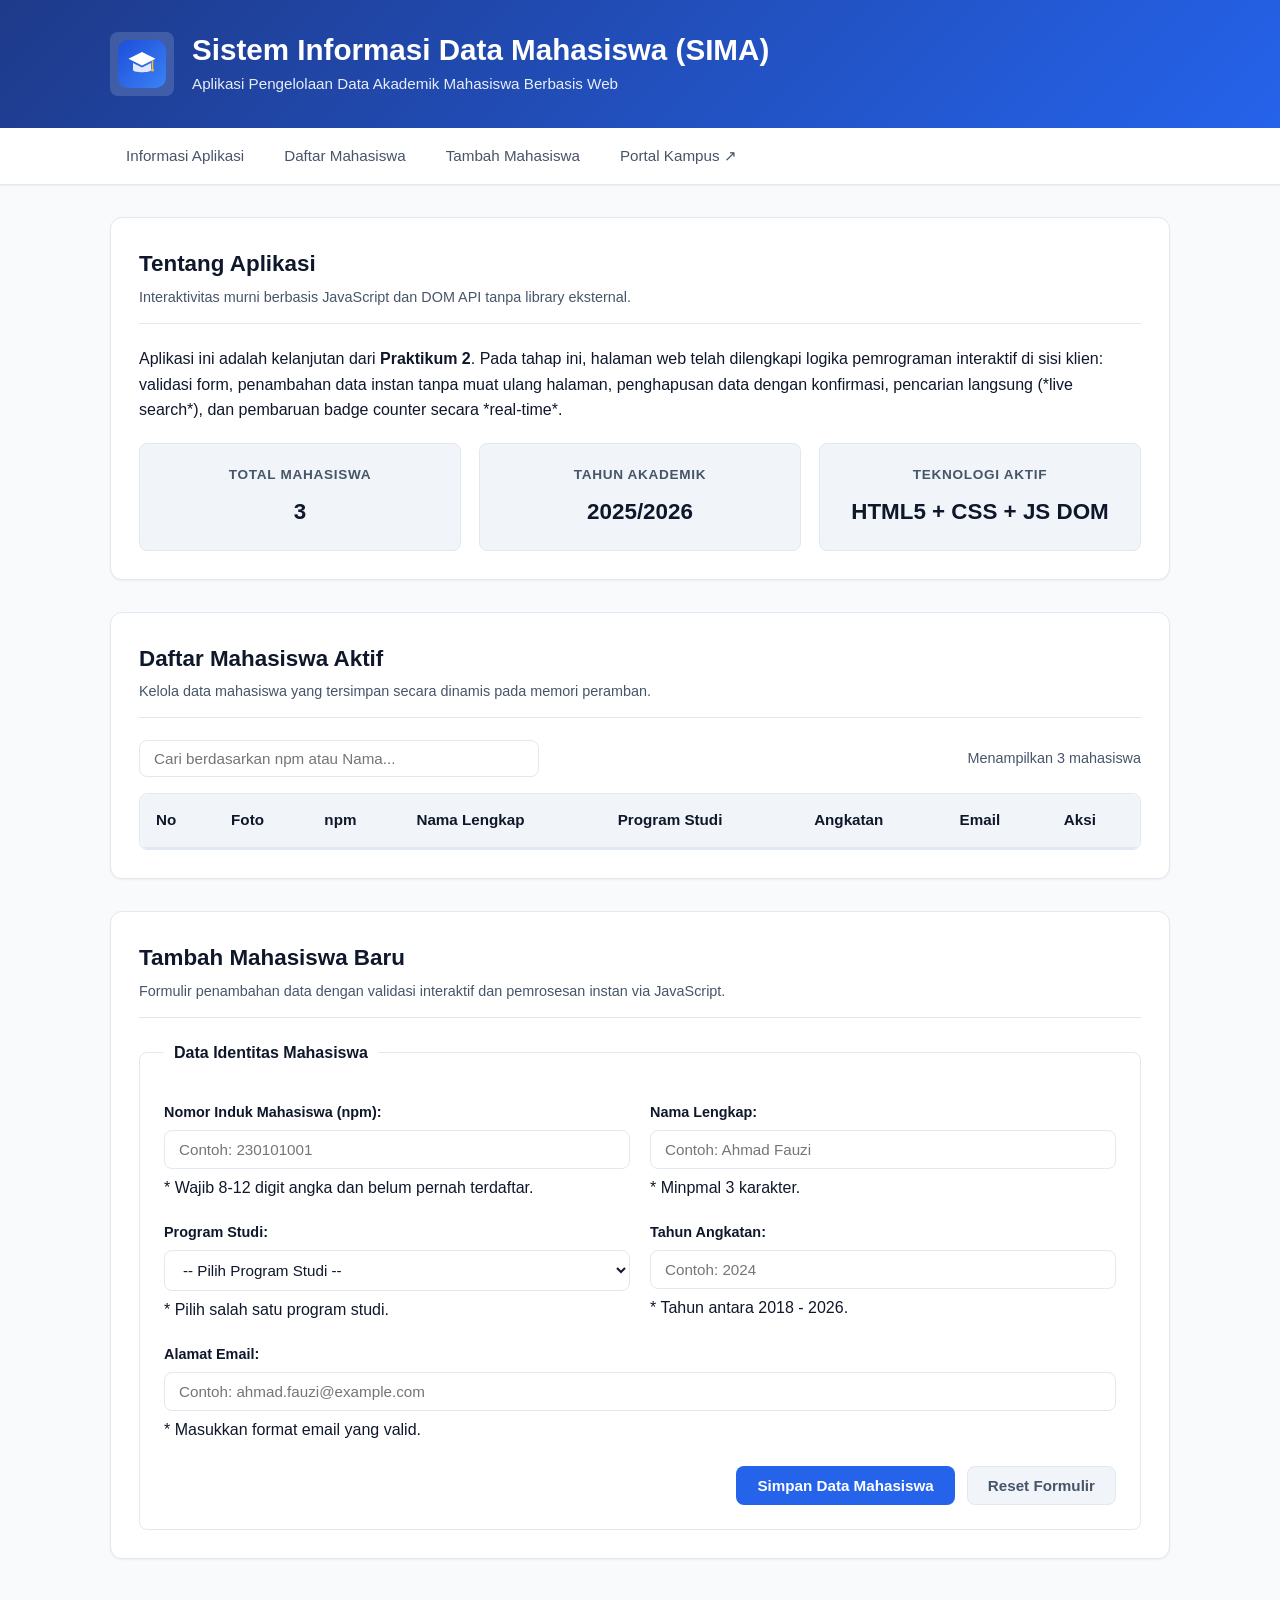
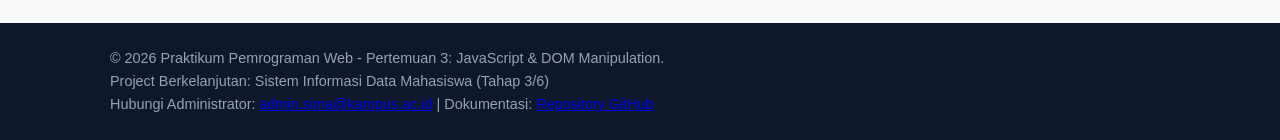
<file: 03/index.html>
<!DOCTYPE html>
<html lang="id">
<head>
    <meta charset="UTF-8">
    <meta name="viewport" content="width=device-width, initial-scale=1.0">
    <title>Sistem Informasi Data Mahasiswa - Praktikum 3</title>
    <link rel="stylesheet" href="style.css">
</head>
<body>

    <!-- 1. Header Aplikasi -->
    <header class="site-header">
        <div class="container header-brand">
            <a href="index.html" class="brand-logo" title="Beranda SIMA">
                <img src="img/logo-sima.svg" alt="Logo Resmi SIMA Kampus" width="48" height="48">
            </a>
            <div>
                <h1>Sistem Informasi Data Mahasiswa (SIMA)</h1>
                <p>Aplikasi Pengelolaan Data Akademik Mahasiswa Berbasis Web</p>
            </div>
        </div>
    </header>

    <!-- 2. Navigation Bar Sticky -->
    <nav class="site-nav">
        <div class="container">
            <ul>
                <li><a href="#informasi">Informasi Aplikasi</a></li>
                <li><a href="#daftar-mahasiswa">Daftar Mahasiswa</a></li>
                <li><a href="#form-tambah">Tambah Mahasiswa</a></li>
                <li><a href="https://kampus.ac.id" target="_blank" rel="noopener noreferrer">Portal Kampus &UpperRightArrow;</a></li>
            </ul>
        </div>
    </nav>

    <!-- Konten Utama Halaman -->
    <main>
        <div class="container">

            <!-- Kotak Notifikasi Alert Dinamis (dikontrol oleh JS) -->
            <div id="alert-box" class="alert-box" role="alert"></div>

            <!-- 3. Section Informasi Aplikasi -->
            <section id="informasi" class="content-section">
                <div class="section-header">
                    <h2>Tentang Aplikasi</h2>
                    <p>Interaktivitas murni berbasis JavaScript dan DOM API tanpa library eksternal.</p>
                </div>
                <p>
                    Aplikasi ini adalah kelanjutan dari <strong>Praktikum 2</strong>. Pada tahap ini, 
                    halaman web telah dilengkapi logika pemrograman interaktif di sisi klien: validasi form, 
                    penambahan data instan tanpa muat ulang halaman, penghapusan data dengan konfirmasi, 
                    pencarian langsung (*live search*), dan pembaruan badge counter secara *real-time*.
                </p>

                <div class="info-grid">
                    <article class="info-card">
                        <h3>Total Mahasiswa</h3>
                        <p id="total-mahasiswa-badge" class="counter-highlight">3</p>
                    </article>
                    <article class="info-card">
                        <h3>Tahun Akademik</h3>
                        <p>2025/2026</p>
                    </article>
                    <article class="info-card">
                        <h3>Teknologi Aktif</h3>
                        <p>HTML5 + CSS + JS DOM</p>
                    </article>
                </div>
            </section>

            <!-- 4. Section Daftar Mahasiswa, Toolbar Pencarian & 5. Tabel Data -->
            <section id="daftar-mahasiswa" class="content-section">
                <div class="section-header">
                    <h2>Daftar Mahasiswa Aktif</h2>
                    <p>Kelola data mahasiswa yang tersimpan secara dinamis pada memori peramban.</p>
                </div>

                <!-- Toolbar Pencarian dan Ringkasan Jumlah -->
                <div class="table-toolbar">
                    <div class="search-box">
                        <input 
                            type="search" 
                            id="input-search" 
                            class="search-input" 
                            placeholder="Cari berdasarkan npm atau Nama...">
                    </div>
                    <div id="total-mahasiswa-info" class="status-summary">
                        Menampilkan 3 mahasiswa
                    </div>
                </div>

                <!-- Tabel Data Responsif -->
                <div class="table-responsive">
                    <table class="data-table">
                        <thead>
                            <tr>
                                <th>No</th>
                                <th>Foto</th>
                                <th>npm</th>
                                <th>Nama Lengkap</th>
                                <th>Program Studi</th>
                                <th>Angkatan</th>
                                <th>Email</th>
                                <th>Aksi</th>
                            </tr>
                        </thead>
                        <tbody id="tabel-body-mahasiswa">
                            <!-- Baris tabel akan di-generate secara dinamis oleh app.js -->
                        </tbody>
                    </table>
                </div>
            </section>

            <!-- 6. Section Form Tambah Mahasiswa dengan Validasi JS -->
            <section id="form-tambah" class="content-section">
                <div class="section-header">
                    <h2>Tambah Mahasiswa Baru</h2>
                    <p>Formulir penambahan data dengan validasi interaktif dan pemrosesan instan via JavaScript.</p>
                </div>

                <form id="form-tambah-mahasiswa" class="app-form" novalidate>
                    <fieldset>
                        <legend>Data Identitas Mahasiswa</legend>

                        <div class="form-grid">
                            <div class="form-group">
                                <label for="npm" class="form-label">Nomor Induk Mahasiswa (npm):</label>
                                <input 
                                    type="text" 
                                    id="npm" 
                                    name="npm" 
                                    class="form-input" 
                                    placeholder="Contoh: 230101001">
                                <span class="form-help">* Wajib 8-12 digit angka dan belum pernah terdaftar.</span>
                            </div>

                            <div class="form-group">
                                <label for="nama" class="form-label">Nama Lengkap:</label>
                                <input 
                                    type="text" 
                                    id="nama" 
                                    name="nama" 
                                    class="form-input" 
                                    placeholder="Contoh: Ahmad Fauzi">
                                <span class="form-help">* Minpmal 3 karakter.</span>
                            </div>

                            <div class="form-group">
                                <label for="program_studi" class="form-label">Program Studi:</label>
                                <select id="program_studi" name="program_studi" class="form-select">
                                    <option value="">-- Pilih Program Studi --</option>
                                    <option value="Teknik Informatika">Teknik Informatika</option>
                                    <option value="Sistem Informasi">Sistem Informasi</option>
                                    <option value="Teknologi Informasi">Teknologi Informasi</option>
                                    <option value="Rekayasa Perangkat Lunak">Rekayasa Perangkat Lunak</option>
                                </select>
                                <span class="form-help">* Pilih salah satu program studi.</span>
                            </div>

                            <div class="form-group">
                                <label for="angkatan" class="form-label">Tahun Angkatan:</label>
                                <input 
                                    type="number" 
                                    id="angkatan" 
                                    name="angkatan" 
                                    class="form-input" 
                                    placeholder="Contoh: 2024">
                                <span class="form-help">* Tahun antara 2018 - 2026.</span>
                            </div>

                            <div class="form-group full-width">
                                <label for="email" class="form-label">Alamat Email:</label>
                                <input 
                                    type="email" 
                                    id="email" 
                                    name="email" 
                                    class="form-input" 
                                    placeholder="Contoh: ahmad.fauzi@example.com">
                                <span class="form-help">* Masukkan format email yang valid.</span>
                            </div>
                        </div>

                        <div class="form-actions">
                            <button type="submit" class="btn btn-primary">Simpan Data Mahasiswa</button>
                            <button type="reset" class="btn btn-secondary">Reset Formulir</button>
                        </div>
                    </fieldset>
                </form>
            </section>

        </div>
    </main>

    <!-- 7. Footer -->
    <footer class="site-footer">
        <div class="container">
            <p>&copy; 2026 Praktikum Pemrograman Web - Pertemuan 3: JavaScript & DOM Manipulation.</p>
            <p>Project Berkelanjutan: Sistem Informasi Data Mahasiswa (Tahap 3/6)</p>
            <p>
                Hubungi Administrator: <a href="mailto:admin.sima@kampus.ac.id">admin.sima@kampus.ac.id</a> | 
                Dokumentasi: <a href="https://github.com" target="_blank" rel="noopener noreferrer">Repository GitHub</a>
            </p>
        </div>
    </footer>

    <!-- Tambahkan Script JavaScript Eksternal -->
    <script src="app.js"></script>
</body>
</html>
</file>
<file: 03/style.css>
/* ==========================================================================
   Praktikum 3: Implementasi Interaktivitas Web Menggunakan JavaScript dan DOM
   Project: Sistem Informasi Data Mahasiswa (SIMA)
   Mewarisi & Memperluas Praktikum 2 (Native CSS)
   ========================================================================== */

/* 1. CSS Variables */
:root {
    --primary-color: #2563eb;
    --primary-hover: #1d4ed8;
    --primary-light: #eff6ff;
    --secondary-color: #64748b;
    --secondary-hover: #475569;
    --success-color: #10b981;
    --success-light: #ecfdf5;
    --danger-color: #ef4444;
    --danger-hover: #dc2626;
    --danger-light: #fef2f2;
    --warning-color: #f59e0b;
    
    --bg-page: #f8fafc;
    --bg-surface: #ffffff;
    --bg-surface-alt: #f1f5f9;
    
    --text-primary: #0f172a;
    --text-secondary: #475569;
    --text-muted: #94a3b8;
    --text-inverse: #ffffff;
    
    --border-color: #e2e8f0;
    --border-radius-sm: 4px;
    --border-radius-md: 8px;
    --border-radius-lg: 12px;
    
    --shadow-sm: 0 1px 2px 0 rgba(0, 0, 0, 0.05);
    --shadow-md: 0 4px 6px -1px rgba(0, 0, 0, 0.1), 0 2px 4px -2px rgba(0, 0, 0, 0.1);
    
    --font-main: -apple-system, BlinkMacSystemFont, "Segoe UI", Roboto, Oxygen, Ubuntu, Cantarell, "Helvetica Neue", sans-serif;
    --line-height-normal: 1.6;
}

/* 2. Reset & Base Styles */
*, *::before, *::after {
    box-sizing: border-box;
    margin: 0;
    padding: 0;
}

html {
    scroll-behavior: smooth;
}

body {
    font-family: var(--font-main);
    line-height: var(--line-height-normal);
    color: var(--text-primary);
    background-color: var(--bg-page);
    min-height: 100vh;
    display: flex;
    flex-direction: column;
}

.container {
    width: 100%;
    max-width: 1100px;
    margin-left: auto;
    margin-right: auto;
    padding-left: 20px;
    padding-right: 20px;
}

/* 3. Header */
.site-header {
    background: linear-gradient(135deg, #1e3a8a 0%, #2563eb 100%);
    color: var(--text-inverse);
    padding: 32px 0;
    box-shadow: var(--shadow-md);
}

.header-brand {
    display: flex;
    align-items: center;
    gap: 18px;
}

.brand-logo {
    display: flex;
    align-items: center;
    justify-content: center;
    background-color: rgba(255, 255, 255, 0.15);
    padding: 8px;
    border-radius: var(--border-radius-md);
    transition: transform 0.2s ease, background-color 0.2s ease;
}

.brand-logo:hover {
    transform: scale(1.05);
    background-color: rgba(255, 255, 255, 0.25);
}

.header-brand h1 {
    font-size: 1.85rem;
    font-weight: 700;
    line-height: 1.2;
    margin-bottom: 4px;
}

.header-brand p {
    font-size: 0.95rem;
    opacity: 0.9;
}

/* 4. Navigation Bar */
.site-nav {
    background-color: var(--bg-surface);
    border-bottom: 1px solid var(--border-color);
    position: sticky;
    top: 0;
    z-index: 100;
    box-shadow: var(--shadow-sm);
}

.site-nav ul {
    list-style: none;
    display: flex;
    gap: 8px;
    overflow-x: auto;
    padding: 6px 0;
}

.site-nav a {
    display: block;
    padding: 10px 16px;
    color: var(--text-secondary);
    text-decoration: none;
    font-weight: 500;
    font-size: 0.95rem;
    border-radius: var(--border-radius-sm);
    transition: all 0.2s ease;
    white-space: nowrap;
}

.site-nav a:hover {
    color: var(--primary-color);
    background-color: var(--primary-light);
}

/* 5. Main Content & Sections */
main {
    flex: 1;
    padding: 32px 0;
}

.content-section {
    background-color: var(--bg-surface);
    border: 1px solid var(--border-color);
    border-radius: var(--border-radius-lg);
    padding: 28px;
    margin-bottom: 32px;
    box-shadow: var(--shadow-sm);
}

.section-header {
    border-bottom: 1px solid var(--border-color);
    padding-bottom: 14px;
    margin-bottom: 22px;
}

.section-header h2 {
    font-size: 1.4rem;
    color: var(--text-primary);
    font-weight: 700;
}

.section-header p {
    font-size: 0.9rem;
    color: var(--text-secondary);
    margin-top: 4px;
}

/* Info Grid */
.info-grid {
    display: grid;
    grid-template-columns: repeat(auto-fit, minmax(220px, 1fr));
    gap: 18px;
    margin-top: 20px;
}

.info-card {
    background-color: var(--bg-surface-alt);
    border: 1px solid var(--border-color);
    border-radius: var(--border-radius-md);
    padding: 20px;
    text-align: center;
}

.info-card h3 {
    font-size: 0.85rem;
    text-transform: uppercase;
    letter-spacing: 0.05em;
    color: var(--text-secondary);
    margin-bottom: 8px;
}

.info-card p {
    font-size: 1.4rem;
    font-weight: 700;
    color: var(--text-primary);
}

.counter-highlight {
    color: var(--primary-color);
}

/* 6. Alert Notification Box (Dinamis dari JS) */
.alert-box {
    padding: 14px 18px;
    border-radius: var(--border-radius-md);
    margin-bottom: 20px;
    font-size: 0.95rem;
    font-weight: 500;
    display: none;
    animation: fadeIn 0.3s ease;
}

.alert-box.show {
    display: block;
}

.alert-success {
    background-color: var(--success-light);
    color: #065f46;
    border: 1px solid #a7f3d0;
}

.alert-danger {
    background-color: var(--danger-light);
    color: #991b1b;
    border: 1px solid #fecaca;
}

.alert-info {
    background-color: var(--primary-light);
    color: #1e40af;
    border: 1px solid #bfdbfe;
}

@keyframes fadeIn {
    from { opacity: 0; transform: translateY(-6px); }
    to { opacity: 1; transform: translateY(0); }
}

/* 7. Search Bar Container */
.table-toolbar {
    display: flex;
    justify-content: space-between;
    align-items: center;
    flex-wrap: wrap;
    gap: 12px;
    margin-bottom: 16px;
}

.search-box {
    position: relative;
    flex: 1;
    max-width: 400px;
}

.search-input {
    width: 100%;
    padding: 9px 14px;
    font-size: 0.95rem;
    border: 1.5px solid var(--border-color);
    border-radius: var(--border-radius-md);
    outline: none;
    transition: all 0.2s;
}

.search-input:focus {
    border-color: var(--primary-color);
    box-shadow: 0 0 0 3px rgba(37, 99, 235, 0.15);
}

.status-summary {
    font-size: 0.9rem;
    color: var(--text-secondary);
    font-weight: 500;
}

/* 8. Data Table */
.table-responsive {
    width: 100%;
    overflow-x: auto;
    border-radius: var(--border-radius-md);
    border: 1px solid var(--border-color);
}

.data-table {
    width: 100%;
    border-collapse: collapse;
    font-size: 0.95rem;
    text-align: left;
}

.data-table thead {
    background-color: var(--bg-surface-alt);
    border-bottom: 2px solid var(--border-color);
}

.data-table th {
    padding: 14px 16px;
    font-weight: 600;
    color: var(--text-primary);
    white-space: nowrap;
}

.data-table td {
    padding: 14px 16px;
    border-bottom: 1px solid var(--border-color);
    color: var(--text-secondary);
    vertical-align: middle;
}

.data-table tbody tr:hover {
    background-color: #f8fafc;
}

.avatar-img {
    width: 36px;
    height: 36px;
    border-radius: 50%;
    object-fit: cover;
    display: block;
}

.badge {
    display: inline-block;
    padding: 4px 10px;
    font-size: 0.8rem;
    font-weight: 600;
    border-radius: 9999px;
    background-color: var(--primary-light);
    color: var(--primary-color);
}

.link-email {
    color: var(--primary-color);
    text-decoration: none;
}

.link-email:hover {
    text-decoration: underline;
}

.empty-row {
    text-align: center;
    padding: 32px !important;
    color: var(--text-muted);
    font-style: italic;
}

/* 9. Form Styles */
.app-form fieldset {
    border: 1px solid var(--border-color);
    border-radius: var(--border-radius-md);
    padding: 24px;
}

.app-form legend {
    font-size: 1rem;
    font-weight: 600;
    color: var(--text-primary);
    padding: 0 10px;
}

.form-grid {
    display: grid;
    grid-template-columns: repeat(2, 1fr);
    gap: 20px;
    margin-top: 12px;
}

.form-group {
    display: flex;
    flex-direction: column;
    gap: 6px;
}

.form-group.full-width {
    grid-column: 1 / -1;
}

.form-group label {
    font-size: 0.9rem;
    font-weight: 600;
    color: var(--text-primary);
}

.required {
    color: var(--danger-color);
}

.form-group input,
.form-group select {
    padding: 10px 14px;
    font-size: 0.95rem;
    border: 1px solid var(--border-color);
    border-radius: var(--border-radius-md);
    background-color: var(--bg-surface);
    color: var(--text-primary);
    outline: none;
    transition: all 0.2s ease;
}

.form-group input:focus,
.form-group select:focus {
    border-color: var(--primary-color);
    box-shadow: 0 0 0 3px rgba(37, 99, 235, 0.15);
}

.form-actions {
    display: flex;
    justify-content: flex-end;
    gap: 12px;
    margin-top: 24px;
}

/* 10. Buttons */
.btn {
    display: inline-flex;
    align-items: center;
    justify-content: center;
    padding: 10px 20px;
    font-size: 0.95rem;
    font-weight: 600;
    border-radius: var(--border-radius-md);
    border: 1px solid transparent;
    cursor: pointer;
    transition: all 0.2s ease;
    text-decoration: none;
}

.btn-primary {
    background-color: var(--primary-color);
    color: var(--text-inverse);
}

.btn-primary:hover {
    background-color: var(--primary-hover);
}

.btn-secondary {
    background-color: var(--bg-surface-alt);
    color: var(--text-secondary);
    border-color: var(--border-color);
}

.btn-secondary:hover {
    background-color: #e2e8f0;
    color: var(--text-primary);
}

.btn-danger {
    background-color: var(--danger-color);
    color: var(--text-inverse);
}

.btn-danger:hover {
    background-color: var(--danger-hover);
}

.btn-sm {
    padding: 6px 12px;
    font-size: 0.85rem;
}

/* 11. Footer */
.site-footer {
    background-color: #0f172a;
    color: #94a3b8;
    padding: 24px 0;
    font-size: 0.9rem;
    margin-top: auto;
}

.footer-content {
    display: flex;
    justify-content: space-between;
    align-items: center;
    flex-wrap: wrap;
    gap: 12px;
}

/* 12. Media Queries */
@media (max-width: 768px) {
    .form-grid {
        grid-template-columns: 1fr;
    }
    
    .header-brand {
        flex-direction: column;
        text-align: center;
    }
    
    .table-toolbar {
        flex-direction: column;
        align-items: stretch;
    }
    
    .search-box {
        max-width: 100%;
    }
    
    .footer-content {
        flex-direction: column;
        text-align: center;
    }
}
</file>
